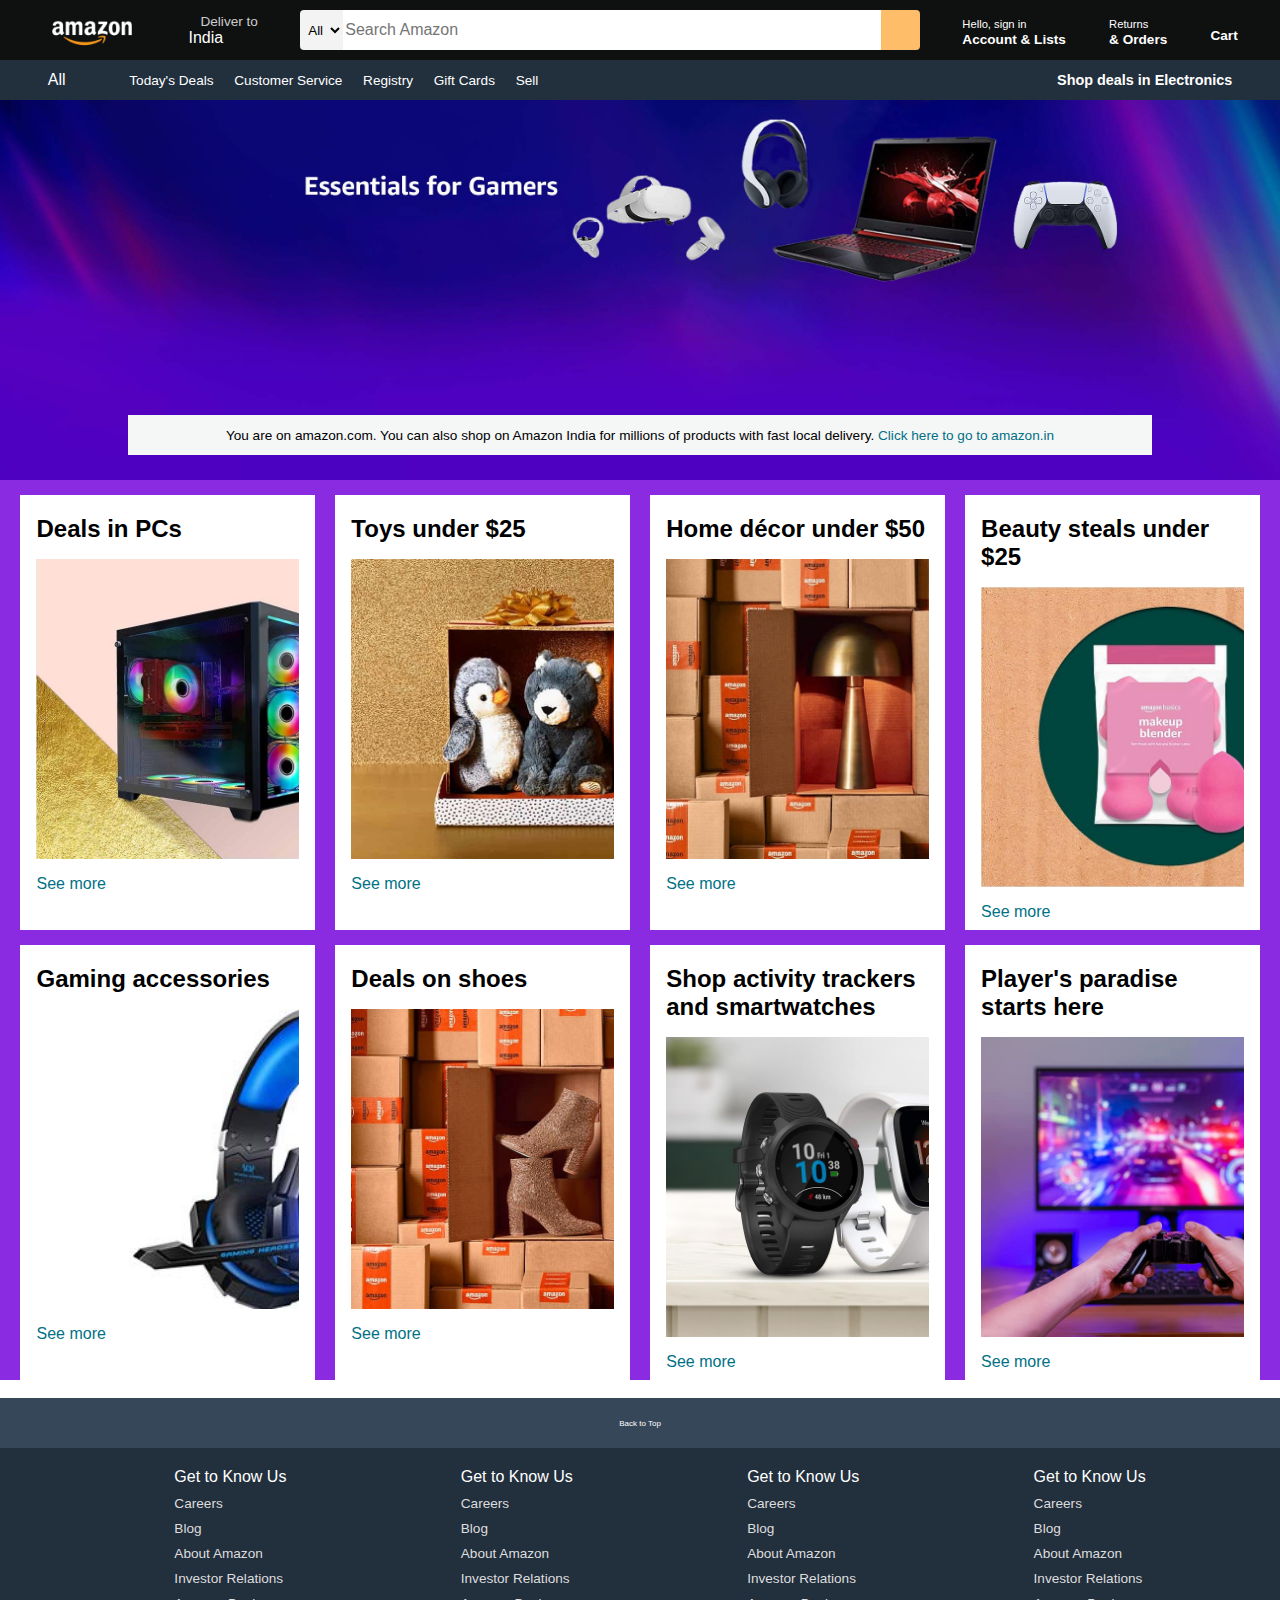
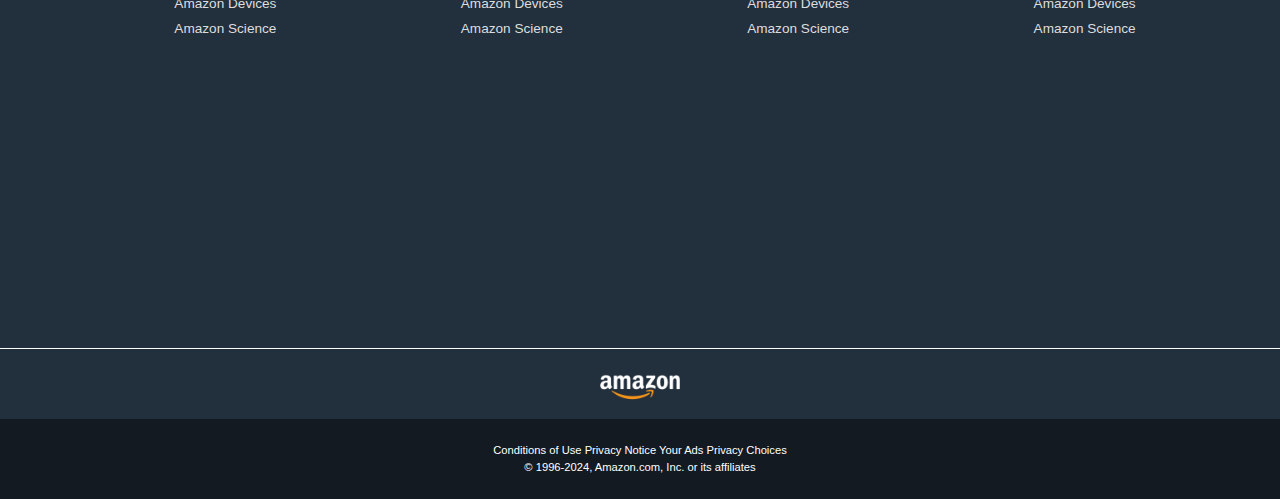
<file: Amazon Clone/clone.html>
<!DOCTYPE html>
<html>
  <head>
    <title>Amazon.com</title>
    <link rel="stylesheet" href="https://cdnjs.cloudflare.com/ajax/libs/font-awesome/6.5.2/css/all.min.css" integrity="sha512-SnH5WK+bZxgPHs44uWIX+LLJAJ9/2PkPKZ5QiAj6Ta86w+fsb2TkcmfRyVX3pBnMFcV7oQPJkl9QevSCWr3W6A==" crossorigin="anonymous" referrerpolicy="no-referrer" />
    <link rel="stylesheet" href="styles.css">
  </head>

  <body>
    <header>
      <div class="navbar">
        <div class="nav-logo border">
          <div class="logo"></div>
        </div>
        <div class="nav-address border">
          <p class="add-first">Deliver to</p>
          <div class="add-icon">
            <i class="fa-solid fa-location-dot"></i>
            <p class="add-sec">India</p>
          </div>
        </div>
        <div class="nav-search">
          <select class="search-select">
          <option>All</option>
        </select>
        <input placeholder="Search Amazon" class="search-input">
        <div class="search-icon">
          <i class="fa-solid fa-magnifying-glass"></i>
        </div>
        </div>
        <div class="nav-signin border">
          <p><span>Hello, sign in</span></p>
          <p class="nav-sec">Account & Lists</p>
        </div>
        <div class="nav-return border">
          <p><span>Returns</span></p>
          <p class="nav-sec">& Orders</p>
        </div>
        <div class="nav-cart border">
          <i class="fa-solid fa-cart-shopping"></i>
          Cart
        </div>
        
        </div>
        <div class="panel">
          <div class="panel-all border">
            <i class="fa-solid fa-bars"></i>
            All
          </div>
          <div class="panel-options">
           <p class="border">Today's Deals</p>
            <p class="border">Customer Service</p>
           <p class="border">Registry</p> 
            <p class="border">Gift Cards</p>
            <p class="border">Sell</p>
          </div>
          <div class="panel-deals border">
            Shop deals in Electronics
          </div>
        
      </div>
    </header>
    <div class="hero-section">
      <div class="hero-msg">
        <p>You are on amazon.com. You can also shop on Amazon India for millions of products with fast local delivery. <a> Click here to go to amazon.in</a></p>
      </div>
    </div>
    <div class="shop-section">
      <div class="box1 box">
        <div class="box-content">
          <h2>Deals in PCs</h2>
          <div class="box-img" 
            style="background-image: url('image(s)/box_1.jpg');">

          </div>
          <p>See more</p>
        </div>
      </div>
      <div class="box2 box">
        <div class="box-content">
          <h2>Toys under $25</h2>
          <div class="box-img" 
            style="background-image: url('image(s)/box_2.jpg');">

          </div>
          <p>See more</p>
        </div>
      </div>
      <div class="box3 box">
        <div class="box-content">
          <h2>Home décor under $50</h2>
          <div class="box-img" 
            style="background-image: url('image(s)/box_3.jpg');">

          </div>
          <p>See more</p>
        </div>
      </div>
      <div class="box4 box">
        <div class="box-content">
          <h2>Beauty steals under $25</h2>
          <div class="box-img" 
            style="background-image: url('image(s)/box_4.jpg');">

          </div>
          <p>See more</p>
        </div>
      </div>
      <div class="box5 box">
        <div class="box-content">
          <h2>Gaming accessories</h2>
          <div class="box-img" 
            style="background-image: url('image(s)/box_5.jpg');">

          </div>
          <p>See more</p>
        </div>
      </div>
      <div class="box6 box">
        <div class="box-content">
          <h2>Deals on shoes</h2>
          <div class="box-img" 
            style="background-image: url('image(s)/box_6.jpg');">

          </div>
          <p>See more</p>
        </div>
      </div>
      <div class="box7 box">
        <div class="box-content">
          <h2>Shop activity trackers and smartwatches</h2>
          <div class="box-img" 
            style="background-image: url('image(s)/box_7.jpg');">

          </div>
          <p>See more</p>
        </div>
      </div>
      <div class="box8 box">
        <div class="box-content">
          <h2>Player's paradise starts here</h2>
          <div class="box-img" 
            style="background-image: url('image(s)/box_8.jpg');">

          </div>
          <p>See more</p>
        </div>
      </div>
    </div>
    <footer>
      <div class="foot-panel1">
        Back to Top
      </div>
      <div class="foot-panel2">
        <ul>
          <p>Get to Know Us</p>
          <a>Careers</a>
          <a>Blog</a>
          <a>About Amazon</a>
          <a>Investor Relations</a>
          <a>Amazon Devices</a>
          <a>Amazon Science</a>

        </ul>
        <ul>
          <p>Get to Know Us</p>
          <a>Careers</a>
          <a>Blog</a>
          <a>About Amazon</a>
          <a>Investor Relations</a>
          <a>Amazon Devices</a>
          <a>Amazon Science</a>

        </ul>
        <ul>
          <p>Get to Know Us</p>
          <a>Careers</a>
          <a>Blog</a>
          <a>About Amazon</a>
          <a>Investor Relations</a>
          <a>Amazon Devices</a>
          <a>Amazon Science</a>

        </ul>
        <ul>
          <p>Get to Know Us</p>
          <a>Careers</a>
          <a>Blog</a>
          <a>About Amazon</a>
          <a>Investor Relations</a>
          <a>Amazon Devices</a>
          <a>Amazon Science</a>

        </ul>
      </div>
      <div class="foot-panel3">
        <div class="logo"></div>
      </div>
      <div class="foot-panel4">
        <div class="foot-opt">
          <a>Conditions of Use</a>
          <a>Privacy Notice</a>
          <a>Your Ads Privacy Choices</a>
        </div>
        <div class="copyright">
          © 1996-2024, Amazon.com, Inc. or its affiliates
        </div>
      </div>
    </footer>
  </body>
</html>
</file>
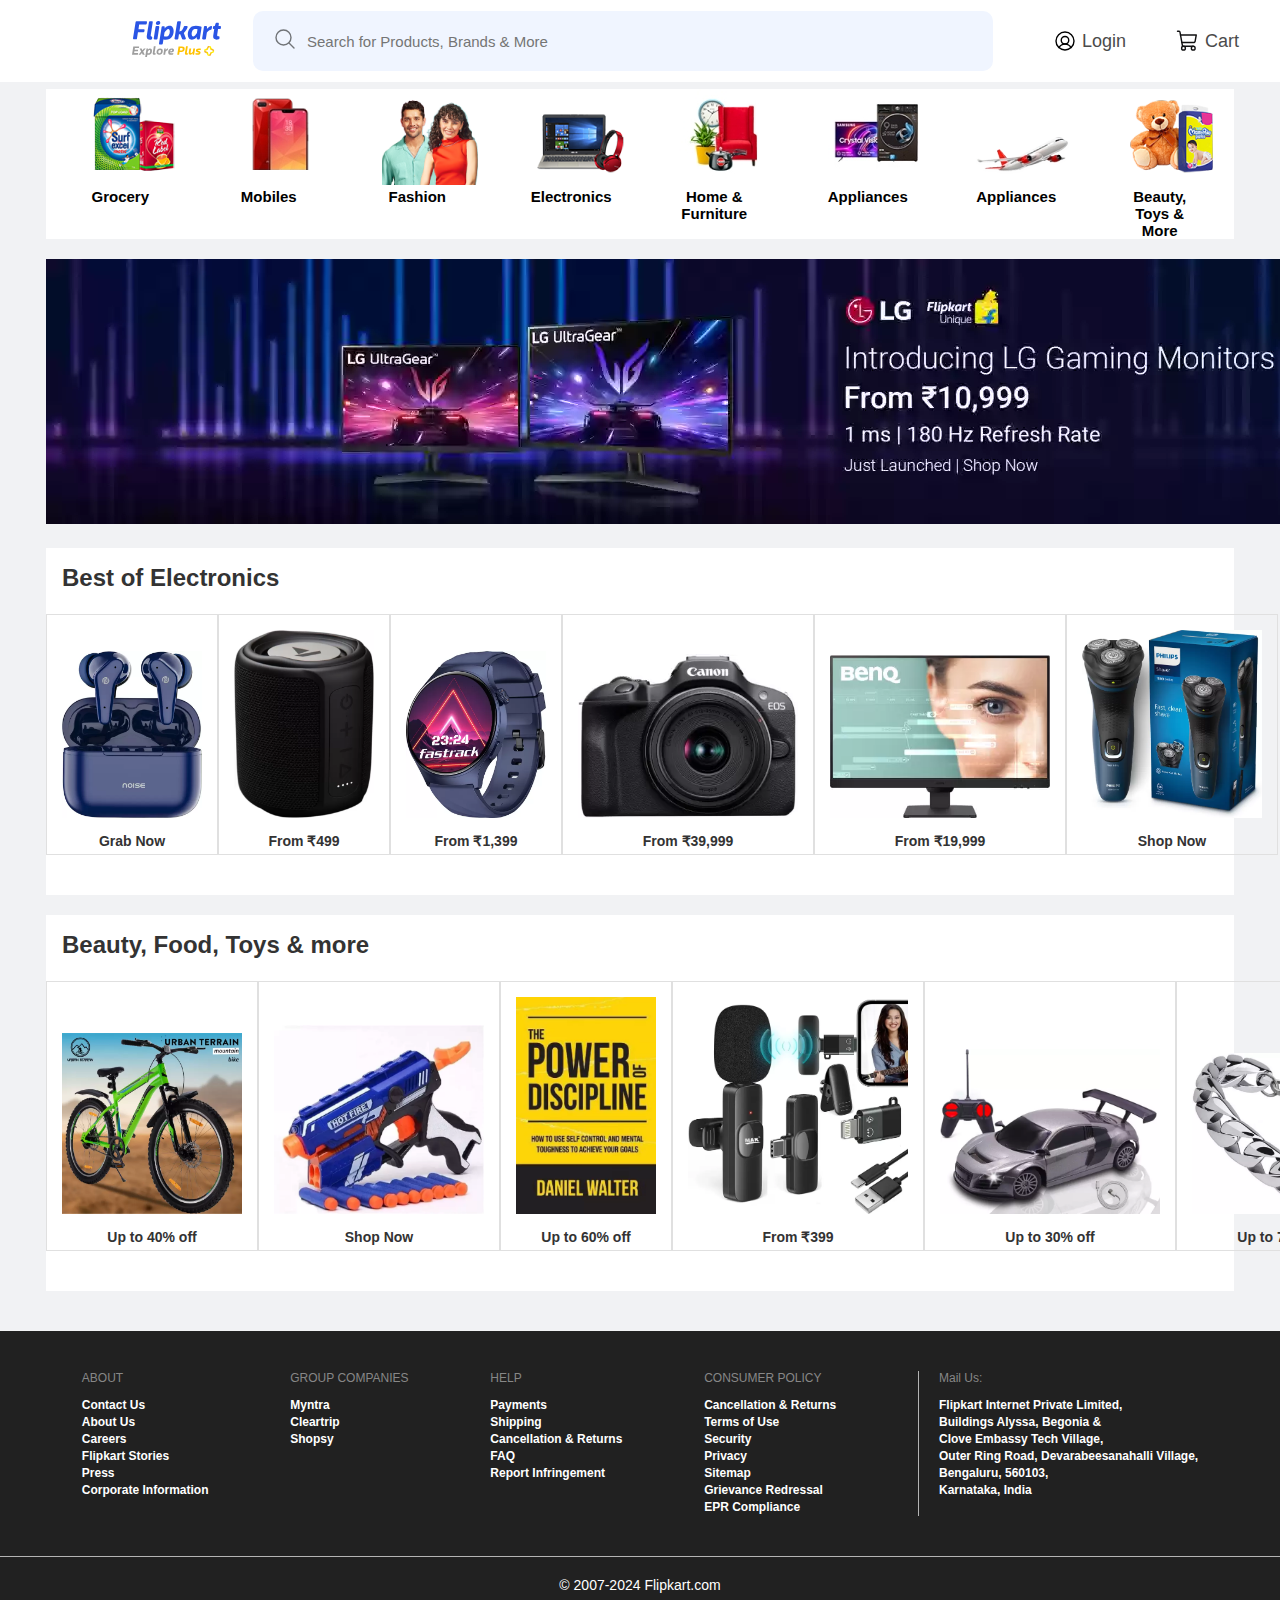
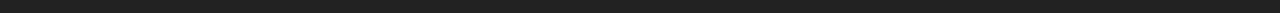
<file: Flipkart Clone/clone.html>
<!DOCTYPE html>
<html lang="en">
<head>
  <meta charset="UTF-8">
  <meta name="viewport" content="width=device-width, initial-scale=1.0">
  <title>Flipkart</title>
  <link rel="stylesheet" href="styles.css">
</head>

<body>
  <div class="navbar">
    <div class="logo">
      <img src="images/logo.svg">
    </div>
    <div class="search">
      <div class="search-bar">
        <span style="margin-right: 8px;">
          <svg width="24" height="24" class="" viewBox="0 0 24 24" fill="none" xmlns="http://www.w3.org/2000/svg"><title>Search Icon</title><path d="M10.5 18C14.6421 18 18 14.6421 18 10.5C18 6.35786 14.6421 3 10.5 3C6.35786 3 3 6.35786 3 10.5C3 14.6421 6.35786 18 10.5 18Z" stroke="#717478" stroke-width="1.4" stroke-linecap="round" stroke-linejoin="round"></path><path d="M16 16L21 21" stroke="#717478" stroke-width="1.4" stroke-linecap="round" stroke-linejoin="round"></path></svg>
        </span>
        <input placeholder="Search for Products, Brands & More" size="50">
      </div>
    </div>
    <div class="links">
      <a class="icon-btn active">
        <img src="images/user.svg">
        <span>Login</span>
      </a>
      <a class="icon-btn">
        <img src="images/cart.svg">
        <span>Cart</span>
      </a>
      <a class="icon-btn">
        <img src="images/shop.svg">
        <span>Become a Seller</span>
      </a>
      <a class="icon-btn">
        <img src="images/menu.svg">
      
      </a>
    </div>
  </div>
  <div class="main">
    <div class="menu-items">
    <div class="grocery img">
      <img src="images/grocery.png">
      <p>Grocery</p>
    </div>
    <div class="grocery img">
      <img src="images/mobiles.webp">
      <p>Mobiles</p>
    </div>
    <div class="grocery img">
      <img src="images/fashion.png">
      <p>Fashion</p>
    </div>
    <div class="grocery img">
      <img src="images/elec.png">
      <p>Electronics</p>
    </div>
    <div class="grocery img">
      <img src="images/furniture.jpg">
      <p>Home & Furniture</p>
    </div>
    <div class="grocery img">
      <img src="images/appliances.webp">
      <p>Appliances</p>
    </div>
    <div class="grocery img">
      <img src="images/travel.webp">
      <p>Appliances</p>
    </div>
    <div class="grocery img">
      <img src="images/beauty.png">
      <p>Beauty, Toys & More</p>
    </div>
    </div>
    <div class="display-img">
      <img src="images/display.webp">
    </div>
    <div class="suggestions-1">
      <div class="heading">
        <h1>Best of Electronics</h1>
        
      </div>
      <div class="content-1">
        <div class="c1">
          <img src="images/c1.webp">
          <p>Grab Now</p>
        </div>
        <div class="c1">
          <img src="images/c2.webp">
          <p>From &#8377;499</p>
        </div>
        <div class="c1">
          <img src="images/c3.webp">
          <p>From &#8377;1,399</p>
        </div>
        <div class="c1">
          <img src="images/c4.webp" style="width: 220px;">
          <p>From &#8377;39,999</p>
        </div>
        <div class="c1">
          <img src="images/c5.webp" style="width: 220px;">
          <p>From &#8377;19,999</p>
        </div>
        <div class="c1">
          <img src="images/c6.webp" style="width: 180px;">
          <p>Shop Now</p>
        </div>

       
        
      </div>

      
    </div>

    <div class="suggestions-2">
      <div class="heading">
        <h1>Beauty, Food, Toys & more</h1>
        
      </div>
      <div class="content-1">
        <div class="c1">
          <img src="images/s1.webp" style="width: 180px;">
          <p>Up to 40% off</p>
        </div>
        <div class="c1">
          <img src="images/s2.webp" style="width: 210px;">
          <p>Shop Now</p>
        </div>
        <div class="c1">
          <img src="images/s3.webp">
          <p>Up to 60% off</p>
        </div>
        <div class="c1">
          <img src="images/s4.webp" style="width: 220px;">
          <p>From &#8377;399</p>
        </div>
        <div class="c1">
          <img src="images/s5.webp" style="width: 220px;">
          <p>Up to 30% off</p>
        </div>
        <div class="c1">
          <img src="images/s6.webp" style="width: 180px;">
          <p>Up to 70% off</p>
        </div>

       
        
      </div>

      
    </div>
  </div>
  
  <footer>
    <div class="sec-1">
    <div class="about-sec">
      <div class="div-head">
        ABOUT
      </div>
      <div class="about-opt">
        <p>Contact Us</p>
        <p>About Us</p>
        <p>Careers</p>
        <p>Flipkart Stories</p>
        <p>Press</p>
        <p>Corporate Information</p>
      </div>
    </div>

    <div class="about-sec">
      <div class="div-head">
        GROUP COMPANIES
      </div>
      <div class="about-opt">
        <p>Myntra</p>
        <p>Cleartrip</p>
        <p>Shopsy</p>
      </div>
    </div>

    <div class="about-sec">
      <div class="div-head">
        HELP
      </div>
      <div class="about-opt">
        <p>Payments</p>
        <p>Shipping</p>
        <p>Cancellation & Returns</p>
        <p>FAQ</p>
        <p>Report Infringement</p>
      </div>
    </div>

    <div class="about-sec">
      <div class="div-head">
        CONSUMER POLICY
      </div>
      <div class="about-opt">
        <p>Cancellation & Returns</p>
        <p>Terms of Use</p>
        <p>Security</p>
        <p>Privacy</p>
        <p>Sitemap</p>
        <p>Grievance Redressal</p>
        <p>EPR Compliance</p>
      </div>
    </div>

    <div class="about-sec" style="border-left: 0.02px solid  rgba(255, 255, 255, 0.662); padding-left:20px;">
      <div class="div-head">
        Mail Us:
      </div>
      <div class="about-opt">
        <p>Flipkart Internet Private Limited,</p>
        <p>Buildings Alyssa, Begonia &amp;</p>
        <p>Clove Embassy Tech Village,</p>
        <p>Outer Ring Road, Devarabeesanahalli Village,</p>
        <p>Bengaluru, 560103,</p>
        <p>Karnataka, India</p>
      </div>
    </div>
    </div>

    <div class="sec-2">
      <div class="copyright">
        <p> &copy; 2007-2024 Flipkart.com</p>
      </div>
    </div>
  </footer>
</body>
</html>
</file>
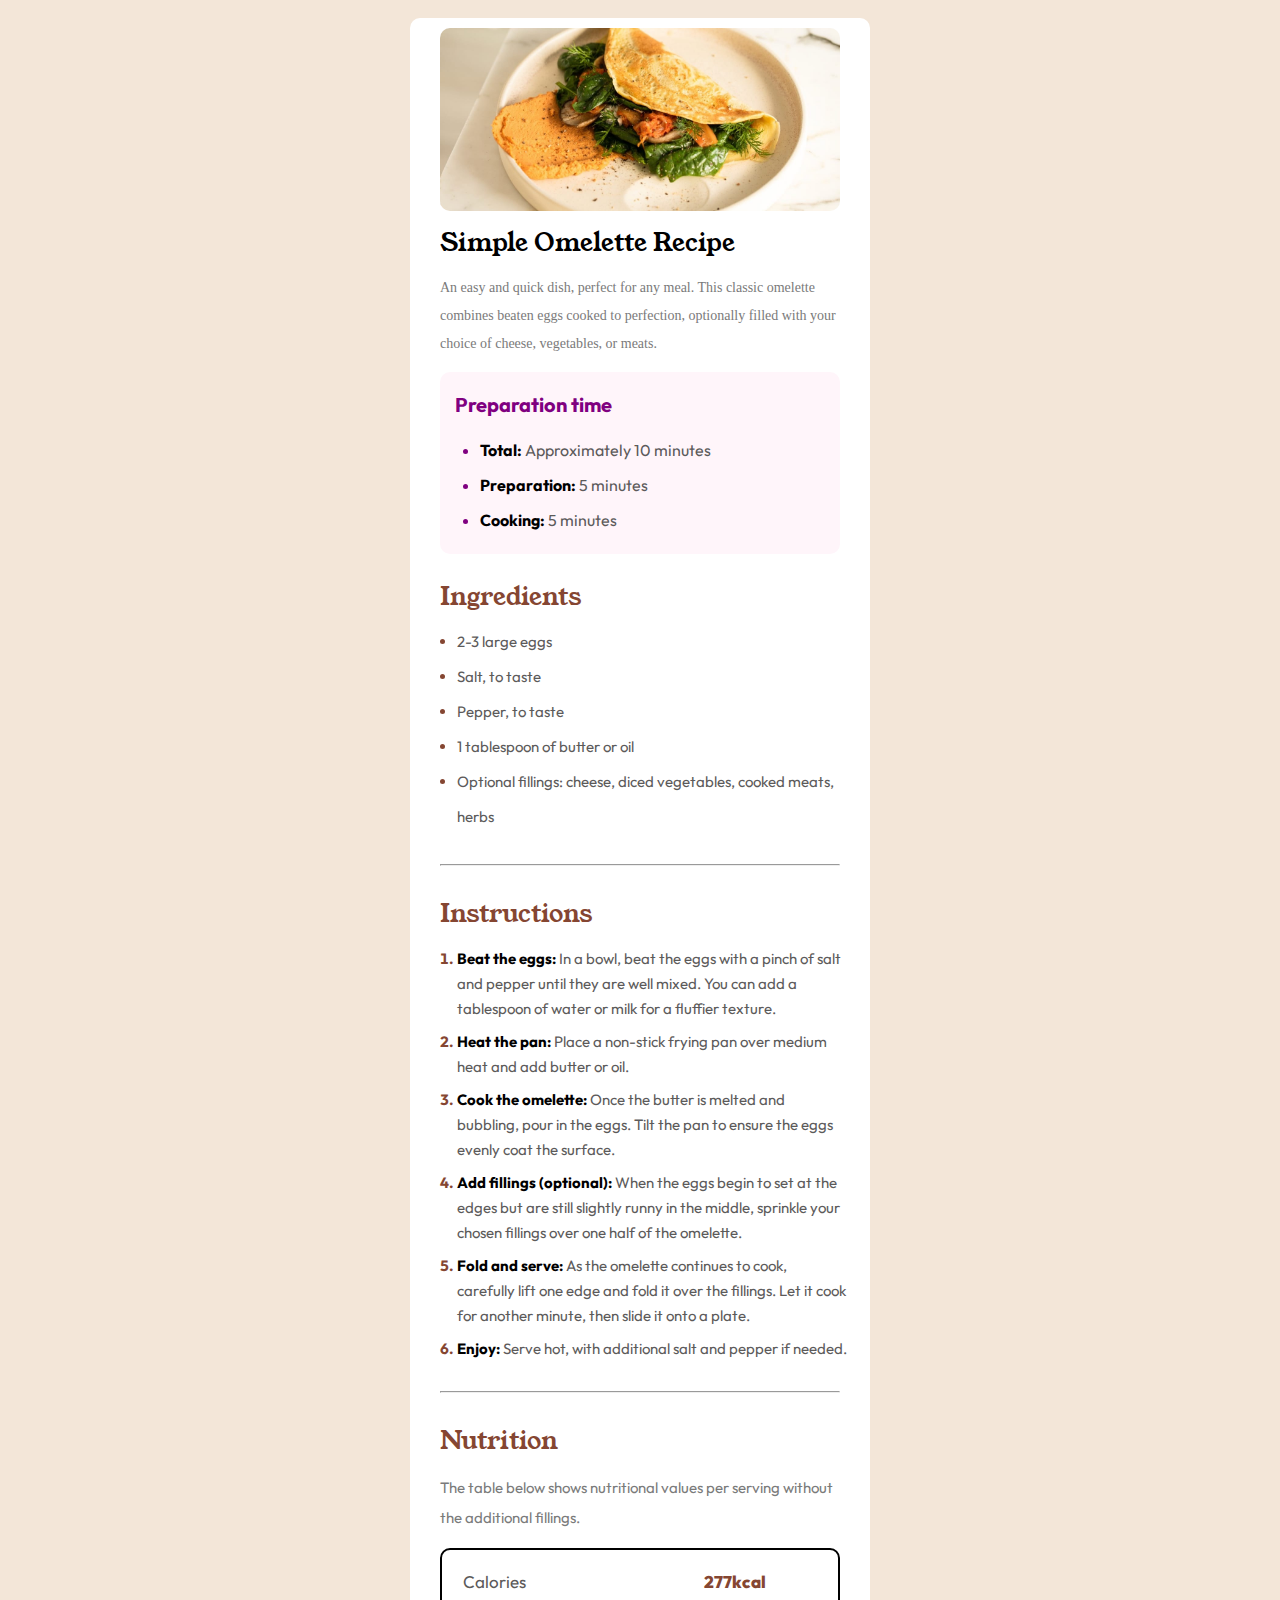
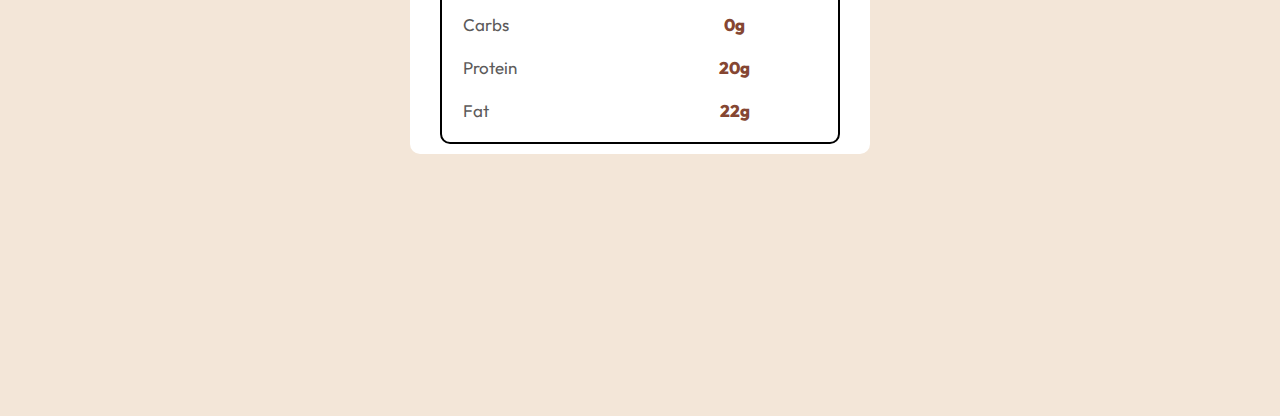
<file: Omelette-recipe/Omelette-recipe.html>
<!DOCTYPE html>
<html>
  <head>
    <title>PROJECT-1</title>
    <link rel="preconnect" href="https://fonts.googleapis.com">
<link rel="preconnect" href="https://fonts.gstatic.com" crossorigin>
<link href="https://fonts.googleapis.com/css2?family=Young+Serif&display=swap" rel="stylesheet">
<link rel="preconnect" href="https://fonts.googleapis.com">
<link rel="preconnect" href="https://fonts.gstatic.com" crossorigin>
<link href="https://fonts.googleapis.com/css2?family=Outfit:wght@100..900&family=Young+Serif&display=swap" rel="stylesheet">
<link rel="stylesheet" href="Omelette-recipe.css">
  </head>
    <body>
      <div class="container">
        <div class="img-container">
          <img src="image(s)/image-omelette.jpeg" class="img">
        </div>
        <div class="recipe-info">
          <p class="recipe-name">
            Simple Omelette Recipe
          </p>
          <p class="recipe-description">
            An easy and quick dish, perfect for any meal. This classic omelette combines beaten eggs
            cooked to perfection, optionally filled with your choice of cheese, vegetables, or meats.
          </p>
        </div>
         <div class="prep-time-container">
          <p class="prep-time-heading">
            Preparation time
          </p>
          <div class="prep-time-list">  
            <ul>
              <li>
                <b>Total:</b> Approximately 10 minutes
              </li>
              <li>
                <b>Preparation:</b> 5 minutes
              </li>
              <li>
                <b>Cooking:</b> 5 minutes
              </li>
            </ul>
           </div>
        </div>
        <div class="ingredients-container">


          <p class="ingredients-head">Ingredients</p>
          <ul class="ingredients-list">
            <li>2-3 large eggs</li>
            <li> Salt, to taste</li>
            <li>Pepper, to taste</li>
            <li>1 tablespoon of butter or oil</li>
            <li> Optional fillings: cheese, diced vegetables, cooked meats, herbs</li>
          </ul>
          <hr class="line-1">
        
        </div>
        <div class="instructions-container">
          <p class="instructions-head">Instructions</p>
          <ol class="instructions-list">
            <li>
              <b>Beat the eggs:</b> In a bowl, beat the eggs with a pinch of salt and pepper until they are 
              well mixed. You can add a tablespoon of water or milk for a fluffier texture.
            </li>
            <li>
              <b>Heat the pan:</b> Place a non-stick frying pan over medium heat and add butter or oil. 
            </li>
            <li>
              <b>Cook the omelette:</b> Once the butter is melted and bubbling, pour in the eggs. Tilt the pan to ensure the eggs evenly coat the surface.
            </li>
            <li>
              <b>Add fillings (optional):</b> When the eggs begin to set at the edges but are still slightly runny in the middle, sprinkle your chosen fillings over one half of the omelette.
            </li>
            <li>
              <b>Fold and serve:</b> As the omelette continues to cook, carefully lift one edge and fold it over the fillings. Let it cook for another minute, then slide it onto a plate.
            </li>
            <li>
             <b> Enjoy:</b> Serve hot, with additional salt and pepper if needed.
            </li>
          </ol>
        </div>
        <hr class="line-2">
        <div class="nutrition-container">
          <p class="nutrition-head">Nutrition</p>
          <p class="table-des">
            The table below shows nutritional values per serving without the additional fillings.
          </p>
          <div class="macro-container">
            <table>
              <tr>
                <td>Calories</td>
                <th>277kcal</th>
              </tr>
              <tr>
                <td>Carbs</td>
                <th>0g</th>
              </tr>
              <tr>
                <td>Protein</td>
                <th>20g</th>
              </tr>
              <tr>
                <td>Fat</td>
                <th>22g</th>
              </tr>
            </table>
              
          </div>
        </div>
      </div>
    </body>
</html>
</file>
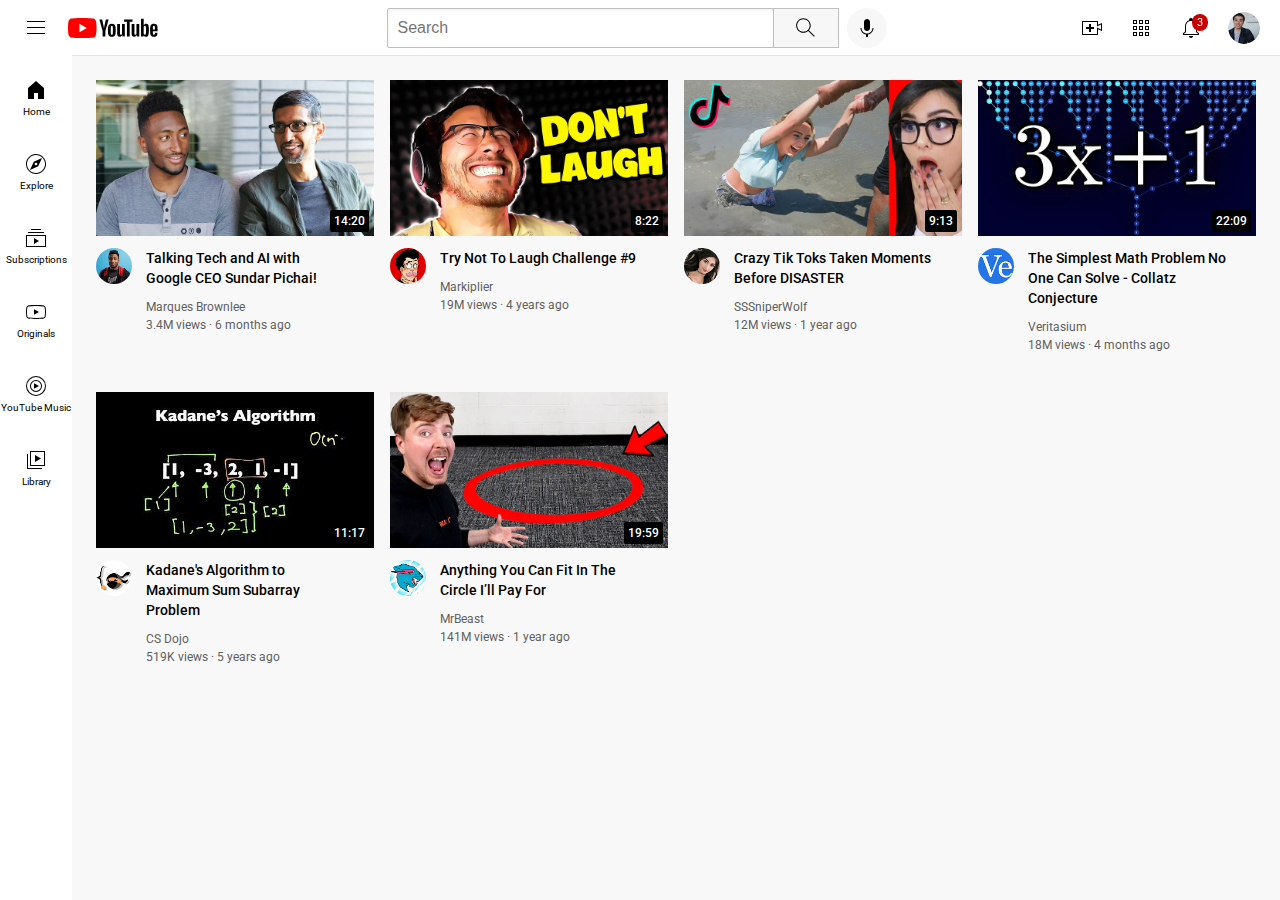
<file: YouTube Clone/YouTube Clone.html>
<!DOCTYPE html>
<html>
  <head>
    <title>YouTube Clone</title>

    <link rel="preconnect" href="https://fonts.googleapis.com">
<link rel="preconnect" href="https://fonts.gstatic.com" crossorigin>
<link href="https://fonts.googleapis.com/css2?family=Roboto:wght@400;500;700&display=swap" rel="stylesheet">

<link rel="stylesheet" href="styles-clone/general.css">
<link rel="stylesheet" href="styles-clone/header.css">
<link rel="stylesheet" href="styles-clone/video.css">
<link rel="stylesheet" href="styles-clone/sidebar.css">
  </head>
  <body>
    <header class="header">
      <div class="left-sec">
        
        <img class="hamburger-menu" src="icons/hamburger-menu.svg">
        <img class="youtube-logo" src="icons/youtube-logo.svg">
      </div>
      <div class="middle-sec">
        <input class="search-bar"
                type="text" placeholder="Search">
  <button class="search-button">
    <img src="icons/search.svg"
    class="search-icon">
    <div class="tooltip">Search</div>
  </button>
  <!-- Put pos abs inside pos rel -->
  <button class="voice-button">
    <img src="icons/voice-search-icon.svg"
    class="voice-icon">
    <div class="tooltip">
      Search with your voice
    </div>
  </button>
      </div>
      <div class="right-sec">
        <div class="upload-icon-container">
          <img src="icons/upload.svg" class="upload-icon">
          <div class="tooltip">
            Create
          </div>
        </div>
        <div class="youtube-apps-container">
          <img src="icons/youtube-apps.svg" class="youtube-apps-icon">
          <div class="tooltip">
            YouTube apps
          </div>
        </div>
        
        <div class="notification-icon-container">
          <img src="icons/notifications.svg" class="notification-icon">
          <div class="tooltip">Notifications</div>
          <div class="notification-count">3</div>
        
        </div>
        <img src="icons/my-channel.jpeg" class="user-pic">
      </div>
      
    </header>

    <nav class="sidebar">
      <div class="sidebar-link">
        <img src="icons/home.svg">
        <div>Home</div>
      </div>
      <div class="sidebar-link">
        <img src="icons/explore.svg">
        <div>Explore</div>
      </div>
      <div class="sidebar-link">
        <img src="icons/subscriptions.svg">
        <div>Subscriptions</div>
      </div>
      <div class="sidebar-link">
        <img src="icons/originals.svg">
        <div>Originals</div>
      </div>
      <div class="sidebar-link">
        <img src="icons/youtube-music.svg">
        <div>YouTube Music</div>
      </div>
      <div class="sidebar-link">
        <img src="icons/library.svg">
        <div>Library</div>
      </div>
    </nav>
    <main>
      <section class="video-grid">

    
        <div class="video-preview">
        <div class="thumbnail-row">
          <img class="thumbnail" src="thumbnails/thumbnail-1.webp">
          <div class="video-time">
            14:20
          </div>
        </div>    
      
        <div class="video-info-grid">
          <div class="pfp"><img src="channelpfp/channel-1.jpeg" 
            class="channelpfp"></div>
          <div class="info"><p class="video-title">
            Talking Tech and AI with Google CEO Sundar Pichai!
          </p>
          <p class="channel">
            Marques Brownlee
          </p>
          <p class="stats">
            3.4M views · 6 months ago
          </p></div>
          
          
        </div>
        
        </div>
        <div class="video-preview">
          <div class="thumbnail-row">
            <img class="thumbnail" src="thumbnails/thumbnail-2.webp">
            <div class="video-time">
              8:22
            </div>
          </div>    
        
          <div class="video-info-grid">
            <div class="pfp"><img src="channelpfp/channel-2.jpeg" 
              class="channelpfp"></div>
            <div class="info"><p class="video-title">
              Try Not To Laugh Challenge #9
            </p>
            <p class="channel">
              Markiplier
            </p>
            <p class="stats">
              19M views · 4 years ago
            </p></div>
            
            
          </div>
          
          </div>
      
          <div class="video-preview">
            <div class="thumbnail-row">
              <img class="thumbnail" src="thumbnails/thumbnail-3.webp">
              <div class="video-time">
                9:13
              </div>
            </div>    
          
            <div class="video-info-grid">
              <div class="pfp">
                <img src="channelpfp/channel-3.jpeg" 
                class="channelpfp"></div>
              <div class="info"><p class="video-title">
                Crazy Tik Toks Taken Moments Before DISASTER
              </p>
              <p class="channel">
                SSSniperWolf
              </p>
              <p class="stats">
                12M views · 1 year ago
              </p></div>
              
              
            </div>
            
            </div>
            <div class="video-preview">
              <div class="thumbnail-row">
                <img class="thumbnail" src="thumbnails/thumbnail-4.webp">
                <div class="video-time">
                  22:09
                </div>
              </div>    
            
              <div class="video-info-grid">
                <div class="pfp"><img src="channelpfp/channel-4.jpeg" 
                  class="channelpfp"></div>
                <div class="info"><p class="video-title">
                  The Simplest Math Problem No One Can Solve - Collatz Conjecture
                </p>
                <p class="channel">
                  Veritasium
                </p>
                <p class="stats">
                  18M views · 4 months ago
                </p></div>
                
                
              </div>
              </div>
      
              <div class="video-preview">
                <div class="thumbnail-row">
                  <img class="thumbnail" src="thumbnails/thumbnail-5.webp">
                  <div class="video-time">
                    11:17
                  </div>
                </div>    
              
                <div class="video-info-grid">
                  <div class="pfp"><img src="channelpfp/channel-5.jpeg" 
                    class="channelpfp"></div>
                  <div class="info"><p class="video-title">
                    Kadane's Algorithm to Maximum Sum Subarray Problem
                  </p>
                  <p class="channel">
                    CS Dojo
                  </p>
                  <p class="stats">
                    519K views · 5 years ago
                  </p></div>
                  
                  
                </div>
                
                </div>
                <div class="video-preview">
                  <div class="thumbnail-row">
                    <img class="thumbnail" src="thumbnails/thumbnail-6.webp">
                    <div class="video-time">
                      19:59
                    </div>
                  </div>    
                
                  <div class="video-info-grid">
                    <div class="pfp"><img src="channelpfp/channel-6.jpeg" 
                      class="channelpfp"></div>
                    <div class="info"><p class="video-title">
                      Anything You Can Fit In The Circle I’ll Pay For
                    </p>
                    <p class="channel">
                      MrBeast
                    </p>
                    <p class="stats">
                      141M views · 1 year ago
                    </p></div>
                    
                    
          </div>
        </div>
      </section>
       </main>
  </body>
</html>
</file>
<file: Amazon Clone/styles.css>
body{
  height: 1000px;
}
*{
  margin:0;
  font-family: Arial;
  border: border-box;
}
.navbar{
  height: 60px;
  background-color: #0f1111;
  color: white;
  display: flex;
  align-items: center;
  justify-content: space-evenly;
}
.nav-logo{
  height: 50px;
  width: 100px;
}
.logo{
  background-image: url("image(s)/amazon_logo.png");
  height: 50px;
  width: 100%;
  background-size: cover;
}
.border{
  border: 1.5px solid transparent;
}
.border:hover{
  border: 1.5px solid white;
}
/** box2 **/
.add-icon{
  display: flex;
  align-items: center;
}
.add-first{
  color: #CCCCCC;
  font-size: 0.85rem;
  margin-left: 15px;
}
.add-sec{
  font-size: 1rem;
  margin-left: 3px;
}
/** box3**/
.nav-search{
  display: flex;
  width: 620px;
  height: 40px;
  border-radius: 4px;
  justify-content: space-evenly;
}
.search-select{
  width: 50px;
  background-color: #f3f3f3;
  text-align: center;
  border-top-left-radius: 4px;
  border-bottom-left-radius: 4px;
  border: none;
}
.nav-search:hover {
  border: 2px solid orange;
  border-radius: 4px;
}
.search-input{
  width: 100%;
  font-size: 1rem;
  border: none;
}
.search-icon{
  display: flex;
  width: 45px;
  justify-content: center;
  align-items: center;
  font-size: 1.2rem;
  background-color: #febd68;
  border-top-right-radius: 4px;
  border-bottom-right-radius: 4px;
  color: #0f1111;
}
/**box4,5**/
span{
  font-size: 0.7rem;
}
.nav-sec{
  font-size: 0.85rem;
  font-weight: 700;
}
/**box6**/
.nav-cart i{
  font-size: 30px;
}
.nav-cart{
  font-size: 0.85rem;
  font-weight: 700;
}
/**panel**/
.panel{
  height: 40px;
  background-color: #222f3d;
  display: flex;
  color: white;
  align-items: center;
  justify-content: space-evenly;
}
.panel-all{
  cursor: pointer;
}
.panel-options p{
  display: inline-block;
  margin-left: 15px;
  cursor: pointer;
}
.panel-options{
  width: 70%;
  font-size: 0.85rem;
}
.panel-deals{
  font-size: 0.9rem;
  font-weight: 700;
  cursor: pointer;
}
/**hero section**/
.hero-section{
  display: flex;
  background-image: url("image(s)/main img.jpg");
  height: 380px;
  background-size: cover;
  justify-content: center;
  align-items: flex-end;
}
.hero-msg{
  display: flex;
  background-color: rgb(245, 246, 246);
  color: black;
  height: 40px;
  align-items: center;
  justify-content: center;
  font-size: 0.85rem;
  bottom: 25px;
  width: 80%;
  margin-bottom: 25px;
}
.hero-msg a{
  color: #007185;
  cursor: pointer;
}
/**shop section**/
.shop-section{
  display: flex;
  justify-content: space-evenly;
  background-color: blueviolet;
  flex-wrap: wrap;
}
.box{
  height: 400px;
  width: 23%;
  background-color: white;
  padding: 20px 0px 15px;
  margin-top: 15px;
}
.box-content{
  margin-left: 1rem;
  margin-right: 1rem;
}
.box-img{
  height:300px;
  background-size: cover;
  margin-top: 1rem;
  margin-bottom: 1rem;
}
.box-content p{
  color: #007185;
  cursor: pointer;
}
/**footer**/
footer{
  margin-top: 18px;
}
.foot-panel1{
  background-color:#37475a ;
  color: white;
  display: flex;
  justify-content: center;
  align-items: center;
  height: 50px;
  font-size: 0.5rem;
  cursor: pointer;
}
.foot-panel2{
  background-color: #222f3d;
  color: white;
  height: 500px;
  display: flex;
  justify-content: space-evenly;
}
ul{
  margin-top: 20px;
}
ul a{
  display: block;
  font-size: 0.85rem;
  margin-top: 10px;
  color: #dddddd;
}
.foot-panel3{
  background-color: #222f3d;
  border-top: 0.5px solid white;
  color: white;
  height: 70px;
  display: flex;
  justify-content: center;
  align-items: center;
}
.logo{
  background-image: url("image(s)/amazon_logo.png");
  height: 50px;
  width: 100px;
  background-size: cover;
}
.foot-panel4{
  background-color: rgb(19, 26, 34);
  color: white;
  height: 80px;
  font-size: 0.7rem;
  text-align: center;
}
.foot-opt{
  padding-top:25px ;
}
.copyright{
  margin-top: 5px;
}
</file>
<file: Flipkart Clone/styles.css>
*{
  margin: 0;
}
body{
  background-color: #f1f2f4;
  font-family: sans-serif;
}
.navbar{
  display: flex;
  flex: 1;
  padding: 10px 5%;
  background-color: white;
  justify-content: space-between;
  align-items: center;
  gap: 20px;
}
.navbar span{
  cursor: pointer;
}
.search-bar{
  background-color: #f0f5ff;
  height: 40px;
  width: 700px;
  display: flex;
  align-items: center;
  padding: 10px 20px;
  border-radius: 10px;
  margin-left: 10px;
}
.search-bar input{
  border: 0;
  outline: 0;
  background-color: transparent;
  font-family: sans-serif;
  font-weight: 200;
  font-size: 15px;
  width: 100%;
}
.links{
  margin-left: 20px;
  display: flex;
  gap: 10px;

}
.links a{
  display: flex;
  align-items: center;
  padding: 10px 20px;
  gap: 5px;
  font-size: 18px;
  font-family: sans-serif;
  color: rgb(75,75,75);
}
.active:hover{
  background-color: blue;
  color: white;
  border-radius: 10px;
}
.main{
  padding-top: 7px;
  padding-left: 30px;
  padding-right: 30px;
  display: flex;
  flex-direction: column;
  margin-left: 16px;
  margin-right: 16px;
  justify-content: center;
  
}
.menu-items{
  font-size: 15px;
  font-family: sans-serif;
  font-weight: 600;
  display: flex;
  justify-content: space-around;
  z-index: 10000;
  background-color: white;
  flex: 1fr;
  width: 100%;
  
}

.menu-items p{
  text-align: center;
}
.img{
  width:70px;
}
.display-img{
  margin-top: 20px;
  
}
.suggestions-1,
.suggestions-2{
  margin-top: 20px;
  background-color: white;
  color: rgb(51, 51, 51);
}
.heading{
  font-size: 12px;
  padding: 16px 12px 12px 16px;
}
.content-1{
  display: flex;
  justify-content: space-around;
  margin-top: 10px;
  padding-bottom: 40px;
  
}
.c1{
  display: flex;
  flex-direction: column;
  justify-content: flex-end;
  border: 0.667px solid;
  border-color: rgb(224, 224, 224);
  padding: 15px;
  padding-bottom: 0px;
  cursor: pointer;
 
}
.c1 img{
  width: 140px;
  
}

.c1 p{
  font-size: 14px;
  font-weight: 600;
  text-align: center;
  margin-top: 15px;
  margin-bottom: 5px;
}
footer{
  background-color: #212121;
  color: white;
  font-size: 12px;
  padding-top: 40px;
  margin-top: 40px;
}
.sec-1{
  display: flex;
  justify-content: space-evenly;
}
.div-head{
  color: rgb(135, 135, 135);
  font-size: 12px;
  margin-bottom: 12px;
}
.about-opt{
  display: flex;
  flex-direction: column; 
  line-height: 17px;
  font-weight: 600;
}
.sec-2{
  margin-top: 40px;
  border-top: 0.02px solid  rgba(255, 255, 255, 0.662);
  display: flex;
  justify-content: center;
  align-items: center;
  font-size: 14px;
  padding: 20px;
}
</file>
<file: Omelette-recipe/Omelette-recipe.css>
body{
  display: flex;
  background-color: hsl(30, 54%, 90%);
  justify-content: center;
  height: 2000px;
  
}
div{
  width: 400px;
}
.img{
  width: 400px;
  border-radius: 10px;
}
.container{
  background-color: white;
  padding-left: 30px;
  padding-right: 30px;
  margin-top: 10px;
  padding-top: 10px;
  padding-bottom: 10px;
  border-radius: 10px;
 height: fit-content;
  
  
}
.recipe-name{
  margin-top: 10px;
  font-family: Young Serif;
  font-weight: 500;
  font-size: 25px;
  margin-bottom: 0;
  position: relative;
}
.recipe-description{
  font-size: 14px;
  width: 400px;
  color: rgb(122, 122, 122);
  line-height: 2;
}
.prep-time-container{
  background-color: hsl(330, 100%, 98%);
  color: white;
  position: relative;
  display: flex;
  flex-direction: column;
  border-radius: 10px;
  
}
.prep-time-heading{
   padding-left: 15px;
   margin-bottom: 0;
   font-family: Outfit;
   font-weight: bold;
   color: purple;
   font-size: 20px;
   padding-top: 0px;
}
.prep-time-list{
  color: rgb(92, 90, 90);
  font-family: Outfit;
  line-height: 35px;
}
.prep-time-list li::marker{
  color: purple;
}
.prep-time-list b{
  color: black;
}
.ingredients-head,
.instructions-head,
.nutrition-head{
  font-family: Young Serif;
  color:hsl(14, 45%, 36%);
  font-weight: 500;
  font-size: 25px;
  margin-bottom: 0;
  
}
.ingredients-list{
  font-family: Outfit;
  line-height: 35px;
  font-size: 15px;
  margin-top: 10px;
  color:rgb(92, 90, 90);
  padding-left: 17px;
}
.ingredients-list li::marker{
  color: hsl(14, 45%, 36%);
}
hr{
  margin-bottom: 30px;
  margin-top: 30px;
}
.instructions-list{
  width: 390px;
  font-size: 15px;
  font-family: Outfit;
  color: rgb(92, 90, 90);
  line-height: 25px;
  padding-left: 17px;
}
.instructions-list b{
  color: black;
}
.instructions-list li::marker{
  color: hsl(14, 45%, 36%);
  font-weight: bold;
}
.instructions-list li{
  margin-bottom: 8px;
}
.table-des{
  font-size: 15px;
  width: 400px;
  color: rgb(122, 122, 122);
  line-height: 2;
  font-family: Outfit;
}
table{
  width: 400px;
  font-family: Outfit;
  border-spacing: 20px;
  border: solid 2px;
  font-size: 17px;
  border-radius: 10px;
}
table td{
  color: rgb(92, 90, 90);
}
table th{
  color: hsl(14, 45%, 36%);
  font-weight: 800;
}
</file>
<file: YouTube Clone/styles-clone/general.css>
p{
  margin-top: 0px;
  margin-bottom: 0px;
}
body{
  /* this style is inherited */
  margin: 0;
  padding-top: 80px;
  padding-left: 96px;
  padding-right: 24px;
  background-color: rgb(248,248,248);
  font-family: Roboto, Arial;
}
</file>
<file: YouTube Clone/styles-clone/header.css>
.header{
  height: 55px;
  display: flex;
  flex-direction: row;
  justify-content: space-between;
  position: fixed;
  top: 0;
  left: 0;
  right: 0;
  background-color: white;
  border-bottom-width:1px ;
  border-bottom-style: solid;
  border-bottom-color: rgb(228,228,228);
  z-index: 100;
}
.left-sec{
  align-items: center;
  display: flex;
}
.hamburger-menu{
  height: 24px;
  margin-left: 24px;
  margin-right: 20px;
}
.youtube-logo{
  height: 20px;
}
.middle-sec{
  
  flex: 1;
  margin-left: 70px;
  margin-right: 35px;
  max-width: 500px;
  display: flex;
  align-items: center;
  flex-direction: row;

}
.search-bar{
  flex: 1;
  height: 36px;
  padding-left: 10px;
  font-size: 16px;
  border: 1px solid rgb(192,192,192);
  border-radius: 2px;
  box-shadow: inset 1px 2px 3px rgba(0,0,0,0.05);
  width: 0;
}
.search-bar::placeholder{
  font-size: 16px;
}
.search-button{
  height: 40px;
  width: 66px;
  background-color: rgb(247, 247, 247);
  border-width: 1px;
  border-style: solid;
  border-color: rgb(192,192,192);
  margin-left: -1px;
  margin-right: 8px;
  cursor: pointer;
  position: relative;
}

.search-button,
.voice-button,
.upload-icon-container,
.youtube-apps-container,
.notification-icon-container{
        position: relative;
        display: flex;
        justify-content: center;
        align-items: center;
}
.search-button .tooltip,
.voice-button .tooltip,
.upload-icon-container .tooltip,
.youtube-apps-container .tooltip,
.notification-icon-container .tooltip{
    position: absolute;
    background-color: gray;
    color: white;
    padding-top: 4px;
    padding-bottom: 4px;
    padding-left: 8px;
    padding-right: 8px;
    border-radius: 2px;
    font-size: 12px;
    bottom: -30px;
    opacity: 0;
    transition: opacity 0.15s;
    pointer-events: none;
    white-space: nowrap;
}
.search-button:hover .tooltip,
.voice-button:hover .tooltip,
.upload-icon-container:hover .tooltip,
.youtube-apps-container:hover .tooltip,
.notification-icon-container:hover .tooltip{
  opacity: 1;
}
.voice-button{
  height: 40px;
  width: 40px;
  border-radius: 20px;
  border: none;
  background-color: rgb(247, 247, 247);
  cursor: pointer;
}
.voice-icon{
  height: 24px;
 
  
}
.search-icon{
  height: 25px;
 
  
}
.right-sec{
    width: 180px;
    display: flex;
    align-items: center;
    justify-content: space-between;
    margin-right: 20px;
    flex-shrink: 0;
}
.upload-icon{
  height: 24px;
}

.youtube-apps-icon{
  height: 24px;
  display: flex;
}

.notification-icon{
  height: 24px;
}

.notification-icon-container{
  position: relative;
}
.notification-count{
  position: absolute;
  top: -2px;
  right: -5px;
  background-color: rgb(200,0,0);
  color: white;
  font-family: Roboto, Arial;
  font-size: 11px;
  padding-left: 5px;
  padding-right: 5px;
  padding-top: 2px;
  padding-bottom: 2px;
  border-radius: 10px;
}
.user-pic{
  height: 32px;
  border-radius: 16px;
}
</file>
<file: YouTube Clone/styles-clone/video.css>
p{
  font-family: Roboto, Arial;
  margin-top: 0px;
  margin-bottom: 0px;
}

.thumbnail{
  width: 100%;
 
}
  .search-bar{
    display: block;
  }
 .video-title{
  margin-top: 0;
  font-size: 14px;
  font-weight: 500;
  line-height: 20px;
  margin-bottom: 12px;
  margin-right: 0;
 }
  .channel, 
  .stats{
      font-size: 12px;
      color: rgb(96,96,96);
  }
  .channel{
    margin-bottom: 4px;
  }
  
  
  .pfp{
    display: inline-block;
    width: 36px;
    vertical-align: top;
  }
  .info{
    display: inline-block;
    width: 200px;
  }
  .channelpfp{
    width: 36px;
    border-radius: 40px;
  }
  .thumbnail-row{
    margin-bottom: 8px;
    position: relative;
  }
  .video-info-grid{
    display: grid;
    grid-template-columns: 50px 1fr;
  }
.video-grid{
  display: grid;
  grid-template-columns: 1fr 1fr 1fr;
  column-gap: 16px;
  row-gap: 40px;
}

@media (max-width: 750px){
  .video-grid{
    grid-template-columns: 1fr 1fr;
  }
}

@media( min-width: 751px) and (max-width: 999px){
  .video-grid{
    grid-template-columns: 1fr 1fr 1fr;
  }
}
@media(min-width: 1000px){
  .video-grid{
    grid-template-columns: 1fr 1fr 1fr 1fr;
  }
}


.video-time{
  background-color: black;
  color: white;
  position: absolute;
  bottom:8px;
  right: 5px;
  font-size: 12px;
  font-weight: 500;
  padding: 4px;
  border-radius: 2px;
}
</file>
<file: YouTube Clone/styles-clone/sidebar.css>
.sidebar{
  position: fixed;
  left: 0;
  bottom: 0;
  top: 55px;
  background-color: white;
  width: 72px;
  z-index: 200;
  padding-top: 5px;

}
.sidebar-link{
  height: 74px;
  display: flex;
  justify-content: center;
  align-items: center;  
  flex-direction: column;
  cursor: pointer;
}
.sidebar-link:hover{
  background-color: rgb(235,235,235);
}

.sidebar-link img{
  height: 24px;
  margin-bottom: 4px;
}
.sidebar-link div{
  font-size: 10px;
  
}
</file>
